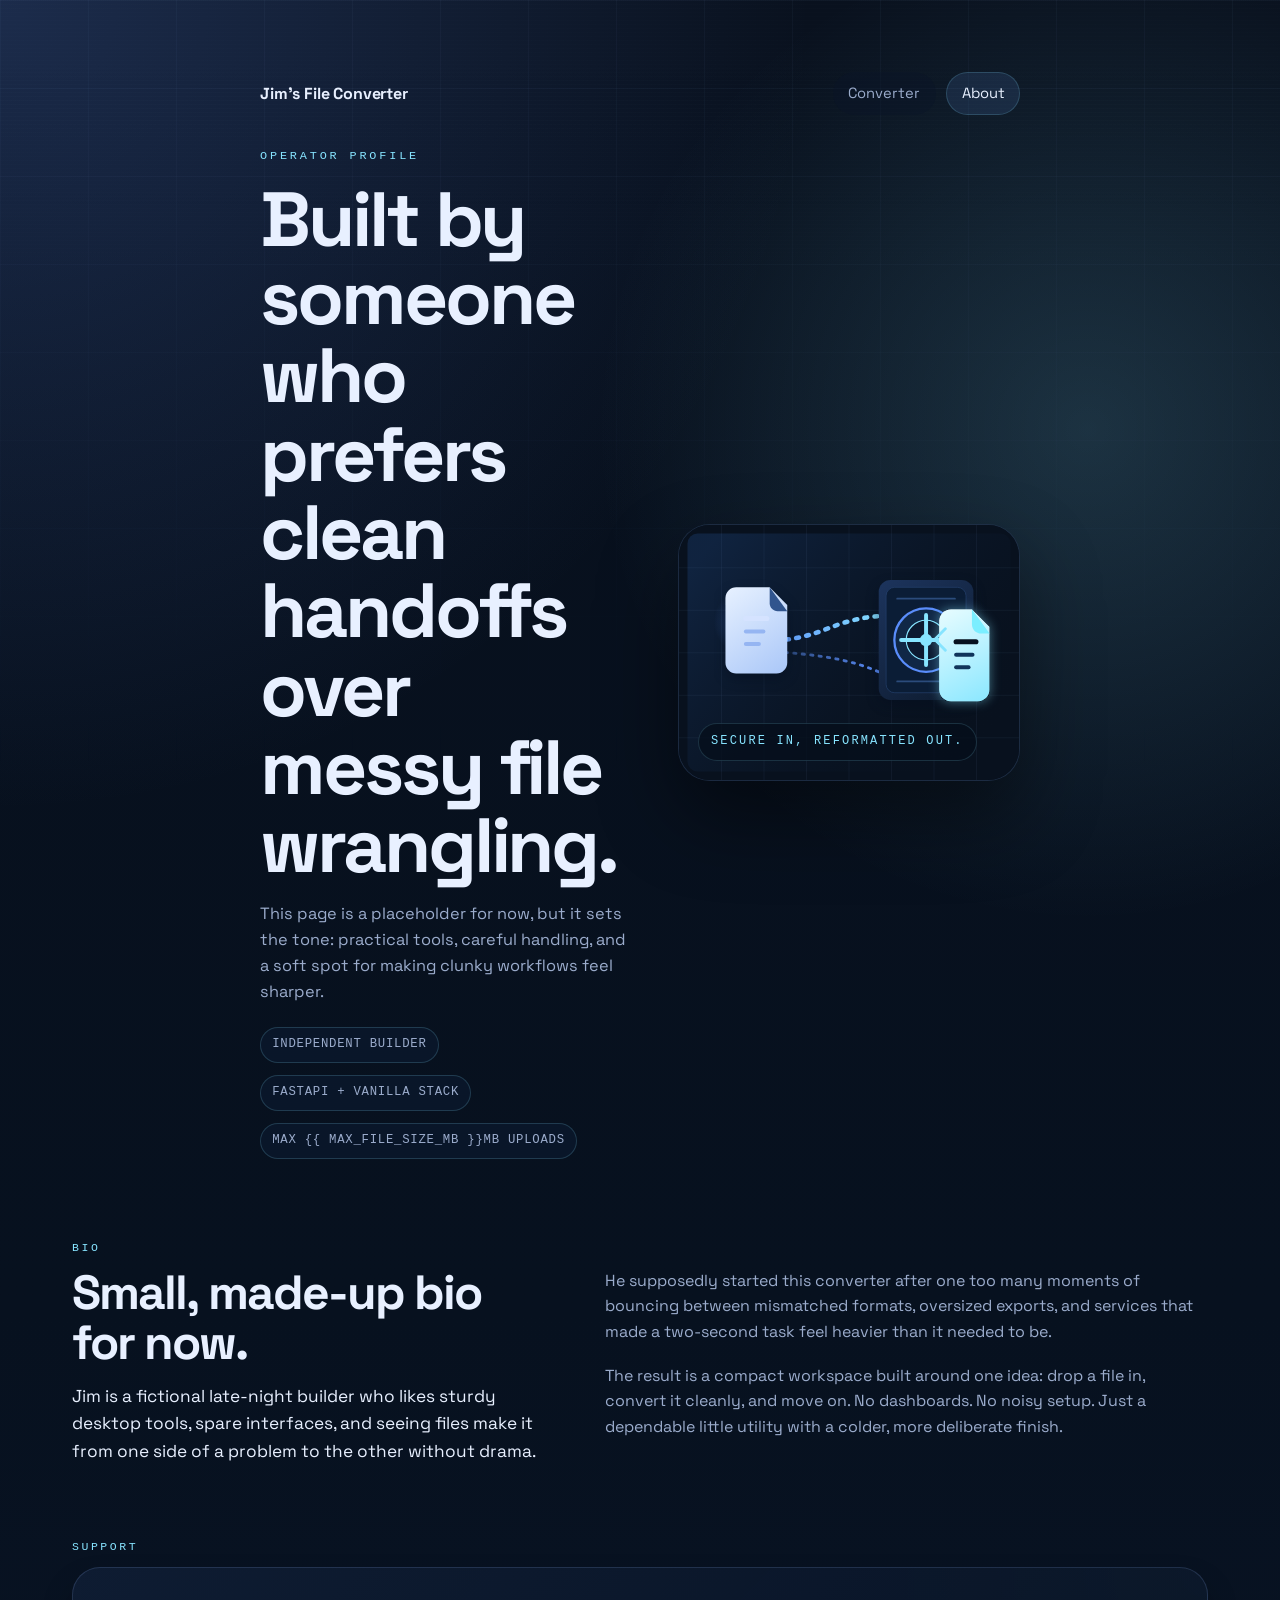
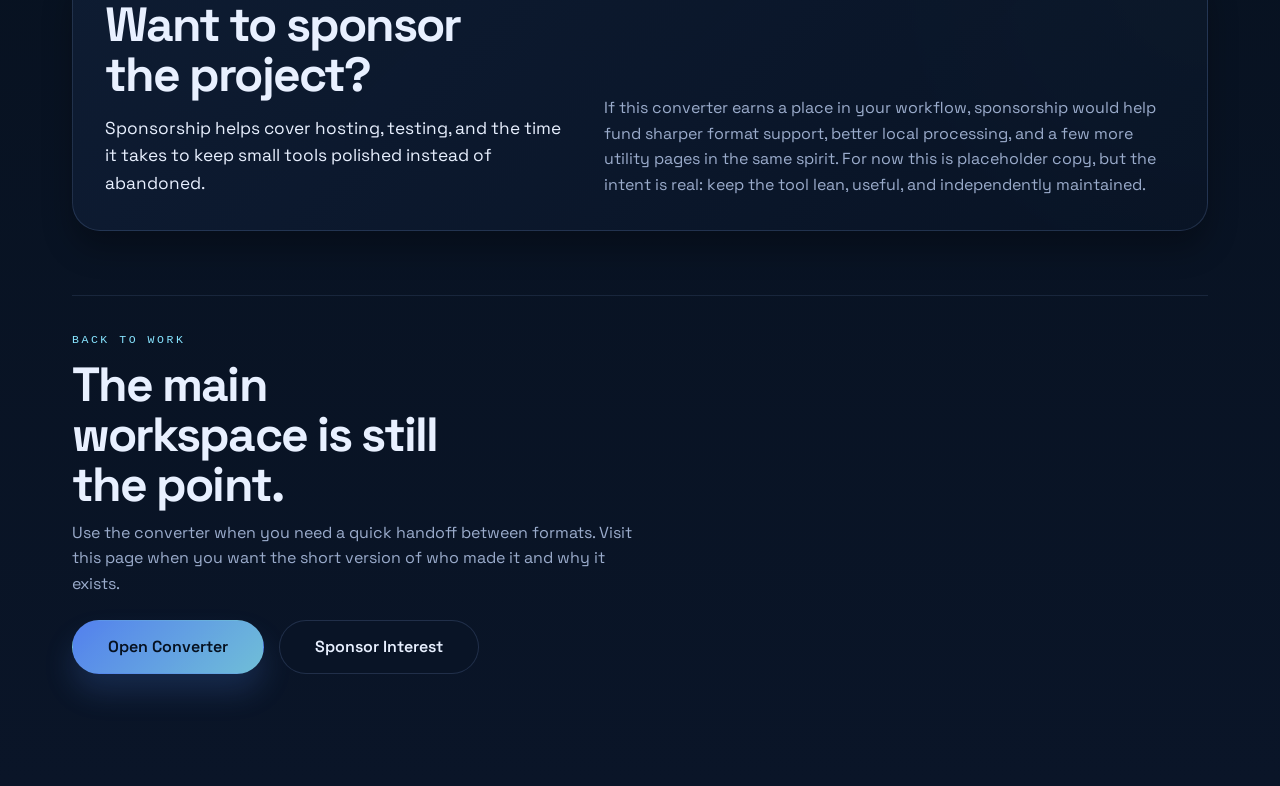
<file: templates/about.html>
<!DOCTYPE html>
<html lang="en">
<head>
    <meta charset="UTF-8">
    <meta name="viewport" content="width=device-width, initial-scale=1.0">
    <title>About - Jim's File Converter</title>
    <link rel="stylesheet" href="/static/css/style.css">
</head>
<body>
    <div class="container about-page">
        <header class="about-header">
            <nav class="page-nav" aria-label="Primary">
                <a class="brand-mark" href="/">Jim's File Converter</a>
                <div class="page-nav-links">
                    <a class="page-nav-link" href="/">Converter</a>
                    <a class="page-nav-link active" href="/about" aria-current="page">About</a>
                </div>
            </nav>

            <section class="about-hero">
                <div class="about-copy">
                    <p class="header-kicker">OPERATOR PROFILE</p>
                    <h1>Built by someone who prefers clean handoffs over messy file wrangling.</h1>
                    <p class="subtitle">This page is a placeholder for now, but it sets the tone: practical tools, careful handling, and a soft spot for making clunky workflows feel sharper.</p>
                    <div class="header-meta" aria-label="About page highlights">
                        <span>Independent builder</span>
                        <span>FastAPI + vanilla stack</span>
                        <span>Max {{ max_file_size_mb }}MB uploads</span>
                    </div>
                </div>

                <figure class="about-visual">
                    <img src="/static/images/about-vault-conversion.svg" alt="Illustration of a file entering a vault and emerging as a converted file">
                    <figcaption>Secure in, reformatted out.</figcaption>
                </figure>
            </section>
        </header>

        <main class="about-main">
            <section class="about-section">
                <p class="section-kicker">Bio</p>
                <div class="about-grid">
                    <div>
                        <h2>Small, made-up bio for now.</h2>
                        <p class="about-lead">Jim is a fictional late-night builder who likes sturdy desktop tools, spare interfaces, and seeing files make it from one side of a problem to the other without drama.</p>
                    </div>
                    <div class="about-body">
                        <p>He supposedly started this converter after one too many moments of bouncing between mismatched formats, oversized exports, and services that made a two-second task feel heavier than it needed to be.</p>
                        <p>The result is a compact workspace built around one idea: drop a file in, convert it cleanly, and move on. No dashboards. No noisy setup. Just a dependable little utility with a colder, more deliberate finish.</p>
                    </div>
                </div>
            </section>

            <section class="about-section sponsorship-section">
                <p class="section-kicker">Support</p>
                <div class="sponsorship-panel">
                    <div>
                        <h2>Want to sponsor the project?</h2>
                        <p class="about-lead">Sponsorship helps cover hosting, testing, and the time it takes to keep small tools polished instead of abandoned.</p>
                    </div>
                    <p class="sponsorship-copy">If this converter earns a place in your workflow, sponsorship would help fund sharper format support, better local processing, and a few more utility pages in the same spirit. For now this is placeholder copy, but the intent is real: keep the tool lean, useful, and independently maintained.</p>
                </div>
            </section>

            <section class="about-section about-cta">
                <p class="section-kicker">Back To Work</p>
                <h2>The main workspace is still the point.</h2>
                <p class="section-copy">Use the converter when you need a quick handoff between formats. Visit this page when you want the short version of who made it and why it exists.</p>
                <div class="about-actions">
                    <a class="btn btn-primary" href="/">Open Converter</a>
                    <a class="btn btn-secondary" href="mailto:sponsor@example.com">Sponsor Interest</a>
                </div>
            </section>
        </main>
    </div>
</body>
</html>
</file>
<file: static/css/style.css>
@font-face {
    font-family: 'Fraunces';
    font-style: normal;
    font-weight: 500 700;
    font-display: swap;
    src: url('/static/fonts/fraunces-latin.woff2') format('woff2');
}

@font-face {
    font-family: 'Space Grotesk';
    font-style: normal;
    font-weight: 400 700;
    font-display: swap;
    src: url('/static/fonts/space-grotesk-latin.woff2') format('woff2');
}

/* Reset and Base Styles */
* {
    margin: 0;
    padding: 0;
    box-sizing: border-box;
}

:root {
    --primary-color: #6aa7ff;
    --primary-dark: #3d6ee8;
    --secondary-color: #87e4ff;
    --success-color: #60d6b2;
    --error-color: #ff7b88;
    --bg-color: #07111f;
    --card-bg: rgba(8, 18, 34, 0.82);
    --panel-bg: rgba(12, 26, 48, 0.7);
    --panel-strong: rgba(16, 33, 59, 0.94);
    --text-primary: #e8f0ff;
    --text-secondary: #9baccc;
    --border-color: rgba(125, 156, 214, 0.2);
    --hover-bg: rgba(103, 142, 209, 0.14);
    --shadow-lg: 0 36px 80px rgba(0, 0, 0, 0.45);
    --shadow-sm: 0 18px 30px rgba(0, 0, 0, 0.28);
    --focus-ring: rgba(106, 167, 255, 0.25);
    --grid-line: rgba(125, 156, 214, 0.09);
}

body {
    font-family: 'Space Grotesk', 'Segoe UI', sans-serif;
    background:
        radial-gradient(circle at top left, rgba(86, 128, 219, 0.24), transparent 30%),
        radial-gradient(circle at 85% 18%, rgba(135, 228, 255, 0.16), transparent 22%),
        linear-gradient(180deg, #08101d 0%, #07111f 55%, #0a1528 100%);
    color: var(--text-primary);
    min-height: 100vh;
    line-height: 1.6;
    position: relative;
    overflow-x: hidden;
}

body::before,
body::after {
    content: "";
    position: fixed;
    inset: 0;
    z-index: 0;
    pointer-events: none;
}

body::before {
    background-image:
        linear-gradient(var(--grid-line) 1px, transparent 1px),
        linear-gradient(90deg, var(--grid-line) 1px, transparent 1px);
    background-size: 88px 88px;
    mask-image: linear-gradient(180deg, rgba(0, 0, 0, 0.55), transparent 88%);
}

body::after {
    background:
        linear-gradient(180deg, rgba(255, 255, 255, 0.04), transparent 35%),
        repeating-linear-gradient(180deg, rgba(255, 255, 255, 0.025) 0 1px, transparent 1px 4px);
    opacity: 0.25;
}

.container {
    max-width: 1100px;
    margin: 0 auto;
    padding: 3rem 2rem 4rem;
    position: relative;
    z-index: 1;
}

.page-nav {
    display: flex;
    align-items: center;
    justify-content: space-between;
    gap: 1rem;
    margin-bottom: 2rem;
}

.compact-nav {
    max-width: 760px;
}

.brand-mark {
    color: var(--text-primary);
    text-decoration: none;
    font-weight: 700;
    letter-spacing: -0.01em;
}

.page-nav-links {
    display: flex;
    align-items: center;
    gap: 0.65rem;
}

.page-nav-link {
    text-decoration: none;
    color: var(--text-secondary);
    font-size: 0.92rem;
    padding: 0.55rem 0.9rem;
    border-radius: 999px;
    border: 1px solid transparent;
    background: rgba(10, 22, 40, 0.4);
    transition: color 0.2s ease, border-color 0.2s ease, background 0.2s ease, transform 0.2s ease;
}

.page-nav-link:hover,
.page-nav-link.active {
    color: var(--text-primary);
    border-color: rgba(135, 228, 255, 0.18);
    background: rgba(106, 167, 255, 0.12);
}

.page-nav-link:hover {
    transform: translateY(-1px);
}

/* Layout */
.layout {
    display: grid;
    grid-template-columns: minmax(220px, 260px) minmax(0, 1fr);
    gap: 2.5rem;
    align-items: start;
}

.side-menu {
    position: sticky;
    top: 2.5rem;
    align-self: start;
}

.side-menu-card {
    background: var(--card-bg);
    backdrop-filter: blur(18px);
    border-radius: 1.25rem;
    padding: 1.5rem;
    border: 1px solid var(--border-color);
    box-shadow: var(--shadow-sm);
    display: flex;
    flex-direction: column;
    gap: 1.5rem;
    opacity: 0;
    transform: translateY(16px);
    animation: fadeUp 0.8s ease forwards;
    animation-delay: 0.15s;
}

.side-menu-header h2 {
    font-size: 1.15rem;
    letter-spacing: 0.02em;
    margin: 0.2rem 0 0.4rem;
}

.side-menu-header p {
    color: var(--text-secondary);
    font-size: 0.95rem;
}

.menu-eyebrow {
    text-transform: uppercase;
    letter-spacing: 0.22em;
    font-size: 0.65rem;
    font-weight: 600;
    color: var(--secondary-color);
}

.side-menu-nav {
    display: flex;
    flex-direction: column;
    gap: 0.75rem;
}

.menu-link {
    display: flex;
    align-items: center;
    justify-content: space-between;
    padding: 0.75rem 1rem;
    border-radius: 999px;
    text-decoration: none;
    font-weight: 600;
    color: var(--text-primary);
    background: rgba(11, 24, 43, 0.7);
    border: 1px solid transparent;
    transition: transform 0.2s ease, border-color 0.2s ease, background 0.2s ease;
}

.menu-link:hover {
    background: rgba(106, 167, 255, 0.12);
    border-color: var(--primary-color);
    transform: translateX(4px);
}

.side-menu-divider {
    height: 1px;
    width: 100%;
    background: var(--border-color);
}

.menu-label {
    font-size: 0.75rem;
    text-transform: uppercase;
    letter-spacing: 0.18em;
    font-weight: 600;
    color: var(--text-secondary);
    margin-bottom: 0.5rem;
}

.menu-meta {
    font-size: 0.95rem;
    color: var(--text-primary);
    line-height: 1.5;
}

/* Header */
header {
    text-align: left;
    margin: 0 auto 3.5rem;
    padding: 1.5rem 0 1rem;
    max-width: 760px;
    opacity: 0;
    transform: translateY(16px);
    animation: fadeUp 0.9s ease forwards;
}

.header-kicker {
    font-family: ui-monospace, SFMono-Regular, Menlo, Monaco, Consolas, 'Liberation Mono', monospace;
    font-size: 0.74rem;
    letter-spacing: 0.24em;
    text-transform: uppercase;
    color: var(--secondary-color);
    margin-bottom: 0.85rem;
}

header h1 {
    font-size: clamp(2.7rem, 6vw, 4.6rem);
    font-weight: 700;
    letter-spacing: -0.02em;
    line-height: 1.1;
    margin-bottom: 0.95rem;
    max-width: 640px;
}

header h1 span {
    display: block;
    color: var(--secondary-color);
    text-shadow: 0 0 24px rgba(135, 228, 255, 0.12);
}

.subtitle {
    color: var(--text-secondary);
    font-size: 1.02rem;
    max-width: 580px;
    margin: 0;
}

.header-meta {
    display: flex;
    flex-wrap: wrap;
    gap: 0.75rem;
    margin-top: 1.35rem;
}

.header-meta span {
    font-family: ui-monospace, SFMono-Regular, Menlo, Monaco, Consolas, 'Liberation Mono', monospace;
    font-size: 0.77rem;
    letter-spacing: 0.06em;
    text-transform: uppercase;
    padding: 0.45rem 0.7rem;
    border-radius: 999px;
    background: rgba(12, 25, 46, 0.72);
    border: 1px solid rgba(135, 228, 255, 0.18);
    color: var(--text-secondary);
}

/* Converter Card */
.converter-card {
    background: var(--card-bg);
    backdrop-filter: blur(20px);
    border-radius: 1.5rem;
    padding: 2.75rem;
    box-shadow: var(--shadow-lg);
    margin-bottom: 3.5rem;
    border: 1px solid var(--border-color);
    position: relative;
    overflow: hidden;
    opacity: 0;
    transform: translateY(18px);
    animation: fadeUp 0.9s ease forwards;
    animation-delay: 0.1s;
}

.converter-card::before {
    content: "";
    position: absolute;
    top: 0;
    left: 0;
    right: 0;
    height: 1px;
    background: linear-gradient(90deg, transparent, rgba(135, 228, 255, 0.7), transparent);
}

.converter-card::after {
    content: "";
    position: absolute;
    inset: 0;
    background:
        radial-gradient(circle at top right, rgba(135, 228, 255, 0.12), transparent 28%),
        linear-gradient(180deg, rgba(255, 255, 255, 0.03), transparent 20%);
    pointer-events: none;
}

.section-intro {
    margin-bottom: 1.75rem;
    position: relative;
    z-index: 1;
}

.section-kicker {
    font-family: ui-monospace, SFMono-Regular, Menlo, Monaco, Consolas, 'Liberation Mono', monospace;
    text-transform: uppercase;
    letter-spacing: 0.22em;
    font-size: 0.72rem;
    color: var(--secondary-color);
    margin-bottom: 0.65rem;
}

.section-intro h2,
.info-section h2 {
    font-size: clamp(1.7rem, 4vw, 2.4rem);
    letter-spacing: -0.03em;
}

.section-copy {
    margin-top: 0.55rem;
    max-width: 560px;
    color: var(--text-secondary);
}

/* Drop Zone */
.drop-zone {
    border: 2px dashed var(--border-color);
    border-radius: 1rem;
    padding: 3rem 2rem;
    text-align: center;
    transition: all 0.3s ease;
    cursor: pointer;
    background:
        linear-gradient(180deg, rgba(11, 22, 40, 0.86) 0%, rgba(9, 18, 33, 0.95) 100%);
    box-shadow:
        inset 0 0 0 1px rgba(135, 228, 255, 0.04),
        0 24px 40px rgba(0, 0, 0, 0.18);
}

.drop-zone:hover,
.drop-zone.drag-over {
    border-color: var(--primary-color);
    background: linear-gradient(180deg, rgba(14, 30, 55, 0.96) 0%, rgba(10, 24, 45, 0.96) 100%);
    transform: translateY(-2px);
}

.drop-zone-content {
    display: flex;
    flex-direction: column;
    align-items: center;
    gap: 1rem;
}

.upload-icon {
    width: 64px;
    height: 64px;
    color: var(--secondary-color);
    margin-bottom: 1rem;
    filter: drop-shadow(0 0 18px rgba(135, 228, 255, 0.14));
}

.drop-zone h3 {
    font-size: 1.5rem;
    margin-bottom: 0.5rem;
}

.hint {
    color: var(--text-secondary);
    font-size: 0.9rem;
    margin-top: 1rem;
}

/* File Preview */
.file-preview {
    margin-top: 2rem;
    padding: 1.5rem;
    background: var(--panel-bg);
    border-radius: 1rem;
    border: 1px solid var(--border-color);
    box-shadow: var(--shadow-sm);
}

.preview-header {
    display: flex;
    justify-content: space-between;
    align-items: center;
    margin-bottom: 1rem;
}

.preview-header h3 {
    font-size: 1.2rem;
}

.preview-content {
    display: flex;
    gap: 1.5rem;
    align-items: center;
}

#previewImage {
    max-width: 150px;
    max-height: 150px;
    border-radius: 0.5rem;
    object-fit: cover;
    box-shadow: 0 10px 18px rgba(15, 23, 42, 0.12);
}

.pdf-preview {
    display: flex;
    flex-direction: column;
    align-items: center;
    gap: 0.5rem;
    color: var(--text-secondary);
}

.pdf-label {
    font-size: 0.875rem;
    font-weight: 500;
}

.file-info {
    flex: 1;
}

.file-name {
    font-weight: 600;
    font-size: 1.1rem;
    margin-bottom: 0.5rem;
    word-break: break-word;
}

.file-size {
    color: var(--text-secondary);
}

/* Format Selection */
.format-selection {
    margin-top: 2rem;
}

.form-label {
    display: block;
    font-weight: 600;
    margin-bottom: 0.75rem;
    font-size: 1.1rem;
}

.format-select {
    width: 100%;
    padding: 0.75rem 1rem;
    font-size: 1rem;
    background: var(--panel-strong);
    color: var(--text-primary);
    border: 2px solid var(--border-color);
    border-radius: 0.5rem;
    cursor: pointer;
    transition: all 0.3s ease;
}

.format-select:focus {
    outline: none;
    border-color: var(--primary-color);
    box-shadow: 0 0 0 3px var(--focus-ring);
}

.format-select:hover {
    border-color: var(--primary-color);
}

/* Conversion Options */
.options-section {
    margin-top: 2rem;
    padding: 1.5rem;
    border-radius: 0.75rem;
    border: 1px solid var(--border-color);
    background: rgba(13, 28, 50, 0.7);
}

.options-section h3 {
    font-size: 1.2rem;
    margin-bottom: 1rem;
}

.option-group {
    margin-bottom: 1.5rem;
}

.option-group:last-child {
    margin-bottom: 0;
}

.range-row {
    display: flex;
    align-items: center;
    gap: 1rem;
}

.range-row input[type="range"] {
    flex: 1;
}

.range-row input[type="range"]:disabled {
    opacity: 0.5;
    cursor: not-allowed;
}

.range-value {
    min-width: 3rem;
    text-align: right;
    font-weight: 600;
}

.resize-inputs {
    display: grid;
    grid-template-columns: repeat(2, minmax(0, 1fr));
    gap: 1rem;
}

.options-section input[type="number"] {
    width: 100%;
    padding: 0.75rem 1rem;
    font-size: 1rem;
    background: rgba(6, 16, 30, 0.82);
    color: var(--text-primary);
    border: 2px solid var(--border-color);
    border-radius: 0.5rem;
    transition: all 0.3s ease;
}

.options-section input[type="number"]:focus {
    outline: none;
    border-color: var(--primary-color);
    box-shadow: 0 0 0 3px var(--focus-ring);
}

.options-section input[type="number"]::placeholder {
    color: var(--text-secondary);
}

.hint.small {
    font-size: 0.85rem;
}

/* Buttons */
.btn {
    padding: 0.8rem 2.2rem;
    font-size: 1rem;
    font-weight: 600;
    border: 1px solid transparent;
    border-radius: 999px;
    cursor: pointer;
    transition: all 0.3s ease;
    display: inline-block;
    text-decoration: none;
}

.btn-primary {
    background: linear-gradient(135deg, rgba(90, 138, 255, 0.92), rgba(135, 228, 255, 0.82));
    color: #061120;
    box-shadow: 0 18px 30px rgba(83, 136, 245, 0.18);
}

.btn-primary:hover {
    transform: translateY(-2px);
    box-shadow: 0 22px 36px rgba(83, 136, 245, 0.26);
}

.btn-primary:disabled {
    opacity: 0.6;
    cursor: not-allowed;
    transform: none;
}

.btn-secondary {
    background: rgba(10, 22, 40, 0.72);
    color: var(--text-primary);
    border-color: var(--border-color);
}

.btn-secondary:hover {
    background: rgba(106, 167, 255, 0.12);
    border-color: var(--primary-color);
}

.btn-icon {
    background: none;
    border: none;
    color: var(--text-secondary);
    cursor: pointer;
    padding: 0.5rem;
    border-radius: 0.25rem;
    transition: all 0.3s ease;
}

.btn-icon:hover {
    background: var(--hover-bg);
    color: var(--text-primary);
}

.btn-icon svg {
    width: 20px;
    height: 20px;
}

.convert-button-container {
    margin-top: 2rem;
    text-align: center;
}

/* Progress Bar */
.progress-container {
    margin-top: 2rem;
}

.progress-bar {
    width: 100%;
    height: 10px;
    background: rgba(125, 156, 214, 0.12);
    border-radius: 1rem;
    overflow: hidden;
    margin-bottom: 1rem;
}

.progress-fill {
    height: 100%;
    background: linear-gradient(90deg, var(--primary-dark), var(--secondary-color));
    transition: width 0.3s ease;
    width: 0%;
}

.progress-text {
    text-align: center;
    color: var(--text-secondary);
}

/* Result Container */
.result-container {
    margin-top: 2rem;
}

.result-success {
    text-align: center;
    padding: 2rem;
    background: rgba(13, 35, 45, 0.84);
    border-radius: 1rem;
    border: 1px solid rgba(96, 214, 178, 0.28);
}

.result-icon {
    width: 64px;
    height: 64px;
    color: var(--success-color);
    margin-bottom: 1rem;
}

.result-success h3 {
    font-size: 1.5rem;
    margin-bottom: 0.5rem;
    color: var(--success-color);
}

.result-success p {
    color: var(--text-secondary);
    margin-bottom: 1.5rem;
}

.result-success .btn {
    margin: 0.5rem;
}

/* Error Container */
.error-container {
    margin-top: 2rem;
}

.error-message {
    text-align: center;
    padding: 2rem;
    background: rgba(46, 18, 30, 0.9);
    border-radius: 1rem;
    border: 1px solid rgba(220, 38, 38, 0.4);
}

.error-icon {
    width: 64px;
    height: 64px;
    color: var(--error-color);
    margin-bottom: 1rem;
}

.error-message h3 {
    font-size: 1.5rem;
    margin-bottom: 0.5rem;
    color: var(--error-color);
}

.error-message p {
    color: var(--text-secondary);
    margin-bottom: 1.5rem;
}

/* Info Section */
.info-section {
    margin-top: 4rem;
    opacity: 0;
    transform: translateY(18px);
    animation: fadeUp 0.9s ease forwards;
    animation-delay: 0.2s;
}

.info-grid {
    display: grid;
    grid-template-columns: repeat(2, minmax(0, 1fr));
    gap: 1rem;
    margin-top: 2rem;
}

.info-card {
    background: rgba(9, 21, 39, 0.68);
    padding: 1.4rem 1.5rem;
    border-radius: 1rem;
    border: 1px solid var(--border-color);
    transition: transform 0.3s ease, border-color 0.3s ease, background 0.3s ease;
    opacity: 0;
    transform: translateY(16px);
    animation: fadeUp 0.8s ease forwards;
    display: grid;
    grid-template-columns: auto 1fr;
    gap: 1rem;
    align-items: start;
}

.info-card:hover {
    transform: translateY(-4px);
    background: rgba(11, 25, 46, 0.86);
    border-color: rgba(135, 228, 255, 0.22);
}

.info-number {
    width: 2.75rem;
    height: 2.75rem;
    background: rgba(106, 167, 255, 0.12);
    color: var(--secondary-color);
    border-radius: 0.8rem;
    border: 1px solid rgba(135, 228, 255, 0.2);
    display: flex;
    align-items: center;
    justify-content: center;
    font-size: 1rem;
    font-weight: 700;
    margin: 0;
    font-family: ui-monospace, SFMono-Regular, Menlo, Monaco, Consolas, 'Liberation Mono', monospace;
}

.info-card h3 {
    font-size: 1.05rem;
    margin-bottom: 0.2rem;
}

.info-card p {
    color: var(--text-secondary);
}

/* Footer */
footer {
    text-align: center;
    padding: 2rem 0;
    color: var(--text-secondary);
    margin-top: 4rem;
    font-size: 0.88rem;
    border-top: 1px solid rgba(125, 156, 214, 0.14);
}

/* Utility Classes */
.hidden {
    display: none !important;
}

.about-page {
    max-width: 1200px;
}

.about-header,
.about-main {
    opacity: 0;
    transform: translateY(16px);
    animation: fadeUp 0.9s ease forwards;
}

.about-header {
    animation-delay: 0.05s;
}

.about-main {
    animation-delay: 0.18s;
}

.about-hero {
    display: grid;
    grid-template-columns: minmax(0, 1.05fr) minmax(340px, 0.95fr);
    gap: 2.5rem;
    align-items: center;
    min-height: 68vh;
}

.about-copy h1 {
    font-size: clamp(2.7rem, 6vw, 5rem);
    line-height: 1.02;
    letter-spacing: -0.04em;
    max-width: 12ch;
    margin-bottom: 1rem;
}

.about-visual {
    margin: 0;
    position: relative;
}

.about-visual img {
    width: 100%;
    display: block;
    border-radius: 2rem;
    border: 1px solid rgba(125, 156, 214, 0.18);
    background: rgba(7, 17, 31, 0.78);
    box-shadow: var(--shadow-lg);
}

.about-visual figcaption {
    position: absolute;
    left: 1.25rem;
    bottom: 1.25rem;
    font-family: ui-monospace, SFMono-Regular, Menlo, Monaco, Consolas, 'Liberation Mono', monospace;
    font-size: 0.75rem;
    letter-spacing: 0.18em;
    text-transform: uppercase;
    color: var(--secondary-color);
    padding: 0.55rem 0.75rem;
    border-radius: 999px;
    background: rgba(6, 15, 28, 0.78);
    border: 1px solid rgba(135, 228, 255, 0.16);
}

.about-main {
    display: grid;
    gap: 4rem;
    padding-bottom: 3rem;
}

.about-section {
    padding-top: 0.5rem;
}

.about-grid {
    display: grid;
    grid-template-columns: minmax(0, 0.9fr) minmax(0, 1.1fr);
    gap: 2.5rem;
    align-items: start;
}

.about-section h2 {
    font-size: clamp(1.9rem, 4vw, 3rem);
    line-height: 1.05;
    letter-spacing: -0.04em;
    max-width: 14ch;
}

.about-lead {
    color: var(--text-primary);
    font-size: 1.08rem;
    margin-top: 0.9rem;
    max-width: 36rem;
}

.about-body {
    display: grid;
    gap: 1.15rem;
    color: var(--text-secondary);
}

.sponsorship-panel {
    display: grid;
    grid-template-columns: minmax(0, 0.9fr) minmax(0, 1.1fr);
    gap: 2rem;
    padding: 2rem;
    border-radius: 1.75rem;
    border: 1px solid var(--border-color);
    background:
        linear-gradient(135deg, rgba(15, 29, 52, 0.92), rgba(9, 20, 37, 0.9)),
        radial-gradient(circle at top right, rgba(135, 228, 255, 0.16), transparent 30%);
    box-shadow: var(--shadow-sm);
}

.sponsorship-copy {
    color: var(--text-secondary);
    align-self: end;
}

.about-cta {
    padding: 2.2rem 0 0;
    border-top: 1px solid rgba(125, 156, 214, 0.14);
}

.about-actions {
    display: flex;
    flex-wrap: wrap;
    gap: 0.9rem;
    margin-top: 1.5rem;
}

@keyframes fadeUp {
    from {
        opacity: 0;
        transform: translateY(16px);
    }
    to {
        opacity: 1;
        transform: translateY(0);
    }
}

.info-card:nth-child(1) {
    animation-delay: 0.3s;
}

.info-card:nth-child(2) {
    animation-delay: 0.4s;
}

.info-card:nth-child(3) {
    animation-delay: 0.5s;
}

.info-card:nth-child(4) {
    animation-delay: 0.6s;
}

@media (prefers-reduced-motion: reduce) {
    * {
        animation: none !important;
        transition: none !important;
    }

    header,
    .converter-card,
    .info-section,
    .info-card,
    .side-menu-card {
        opacity: 1;
        transform: none;
    }
}

/* Responsive Design */
@media (max-width: 768px) {
    .container {
        padding: 1rem;
    }

    .page-nav,
    .layout {
        grid-template-columns: 1fr;
    }

    .page-nav {
        align-items: flex-start;
        flex-direction: column;
        margin-bottom: 1.5rem;
    }

    .side-menu {
        position: static;
    }

    .side-menu-card {
        gap: 1.25rem;
    }

    .side-menu-nav {
        flex-direction: row;
        flex-wrap: wrap;
    }

    .menu-link {
        flex: 1 1 140px;
        justify-content: center;
    }

    header h1 {
        font-size: 2.4rem;
    }

    .header-meta {
        gap: 0.55rem;
    }

    .converter-card {
        padding: 1.5rem;
    }

    .drop-zone {
        padding: 2rem 1rem;
    }

    .preview-content {
        flex-direction: column;
        text-align: center;
    }

    .resize-inputs {
        grid-template-columns: 1fr;
    }

    .info-grid {
        grid-template-columns: 1fr;
    }

    .about-hero,
    .about-grid,
    .sponsorship-panel {
        grid-template-columns: 1fr;
    }

    .about-hero {
        min-height: auto;
        gap: 1.75rem;
    }

    .about-section h2,
    .about-copy h1 {
        max-width: none;
    }

    .info-card {
        grid-template-columns: auto 1fr;
    }

    .result-success .btn,
    .error-message .btn {
        display: block;
        width: 100%;
        margin: 0.5rem 0;
    }
}

@media (max-width: 480px) {
    header h1 {
        font-size: 2rem;
    }

    .subtitle {
        font-size: 1rem;
    }

    .header-meta span {
        width: 100%;
        justify-content: center;
        text-align: center;
    }

    .btn {
        padding: 0.625rem 1.5rem;
        font-size: 0.95rem;
    }

    .side-menu-nav {
        flex-direction: column;
    }

    .page-nav-links,
    .menu-link {
        width: 100%;
    }

    .page-nav-links {
        flex-wrap: wrap;
    }

    .page-nav-link {
        flex: 1 1 120px;
        text-align: center;
    }

    .about-actions .btn {
        width: 100%;
        text-align: center;
    }
}
</file>
